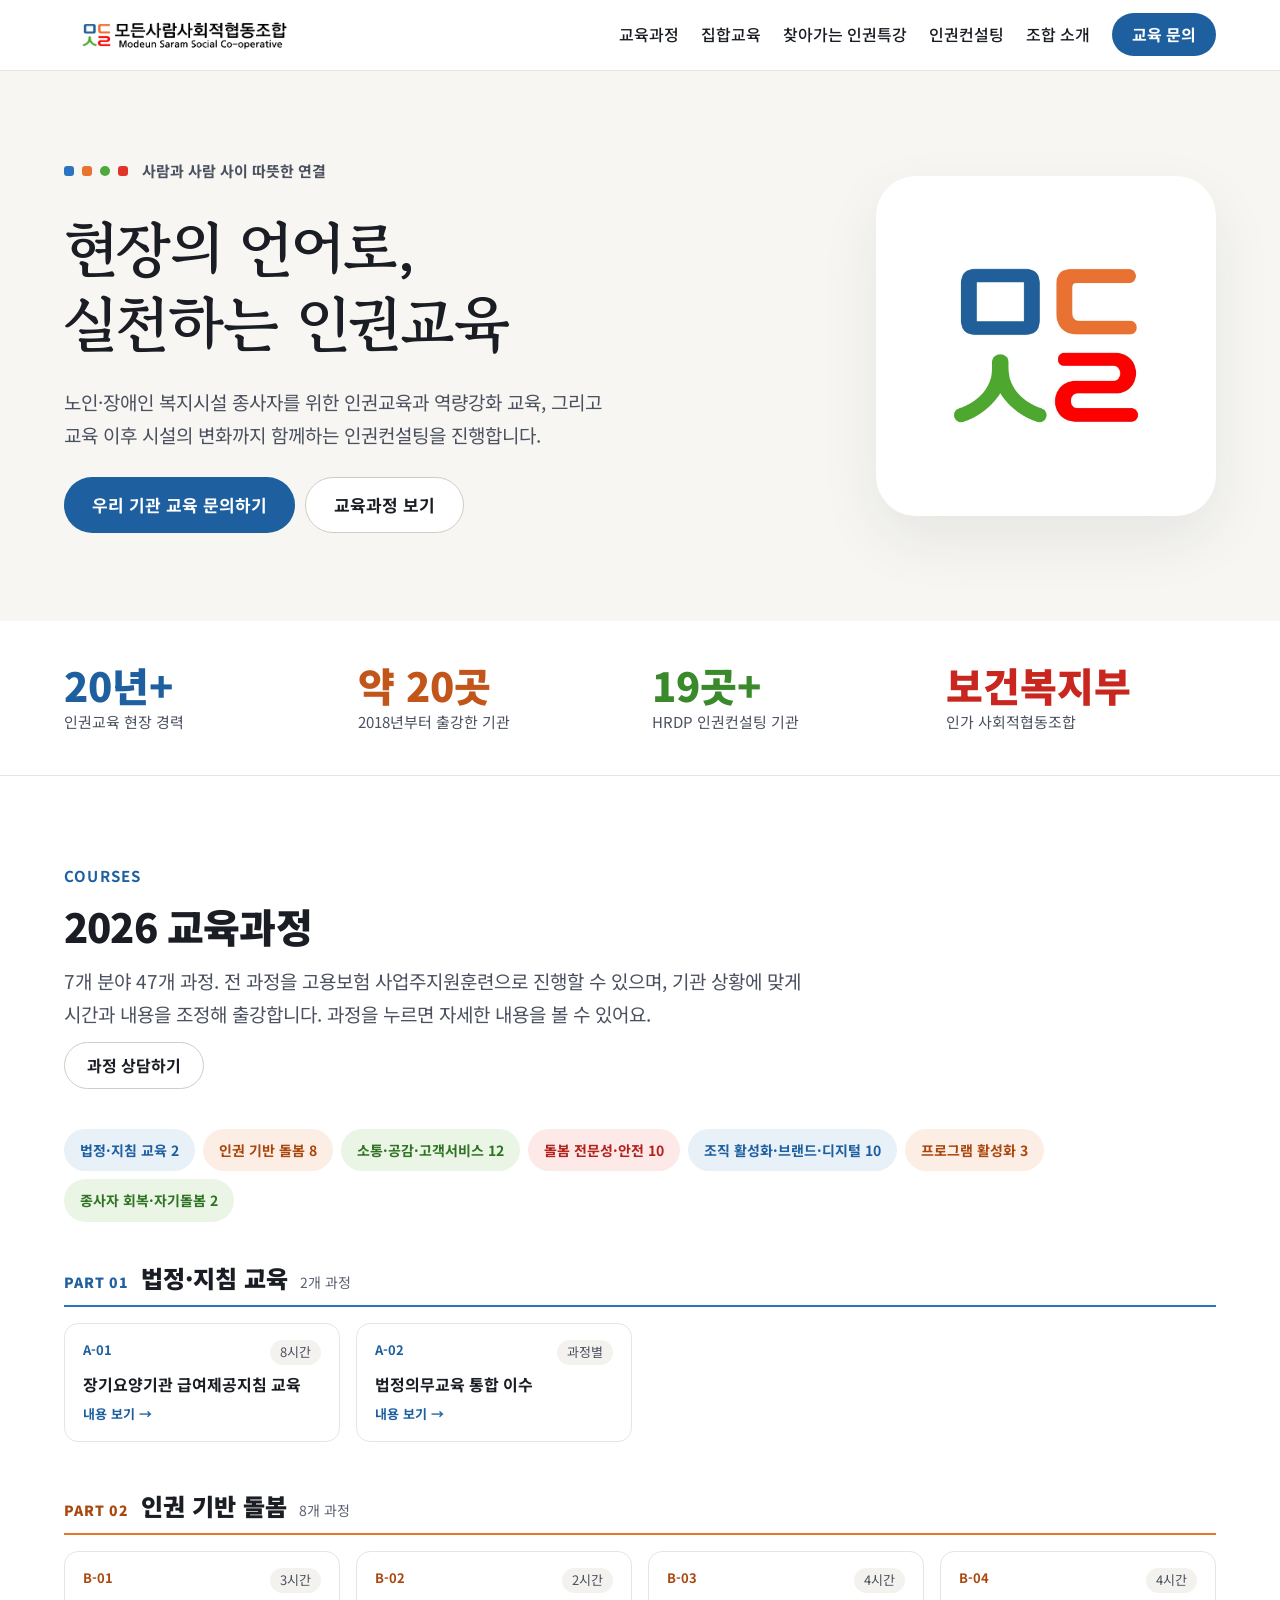
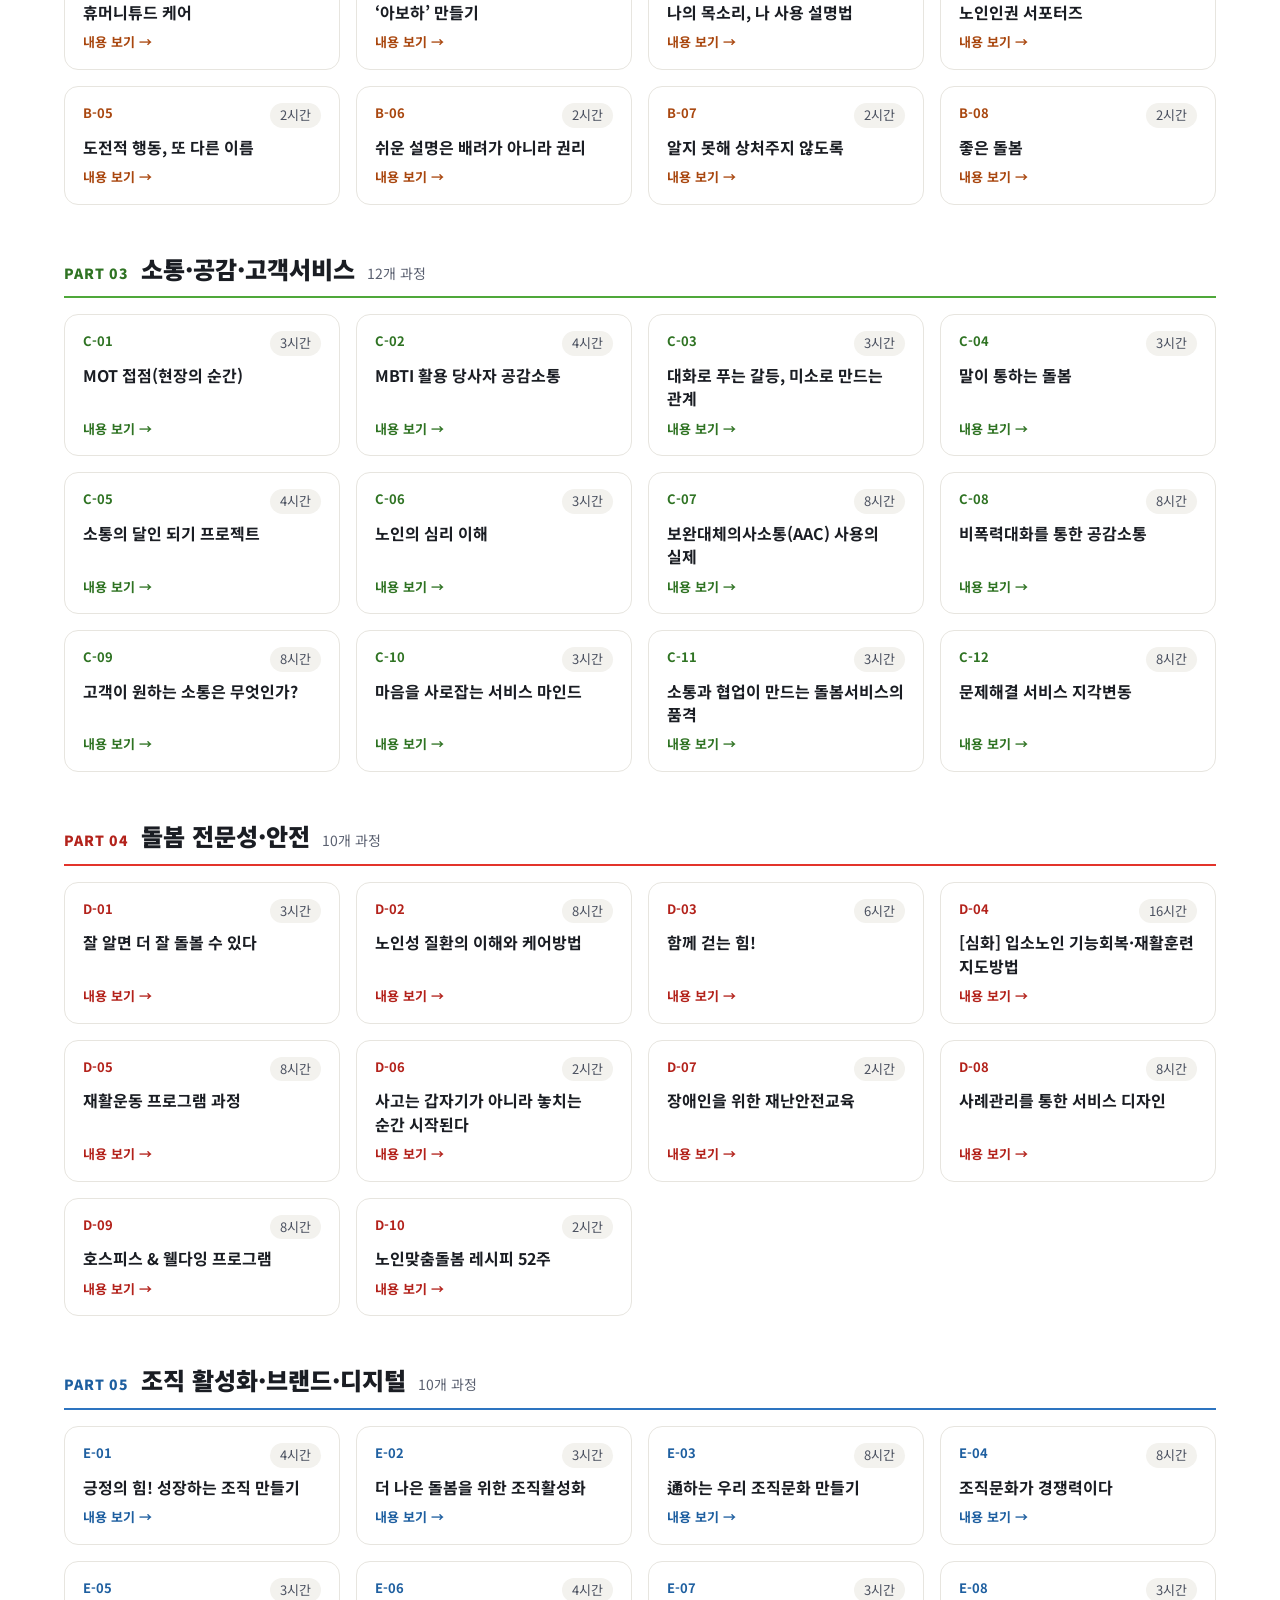
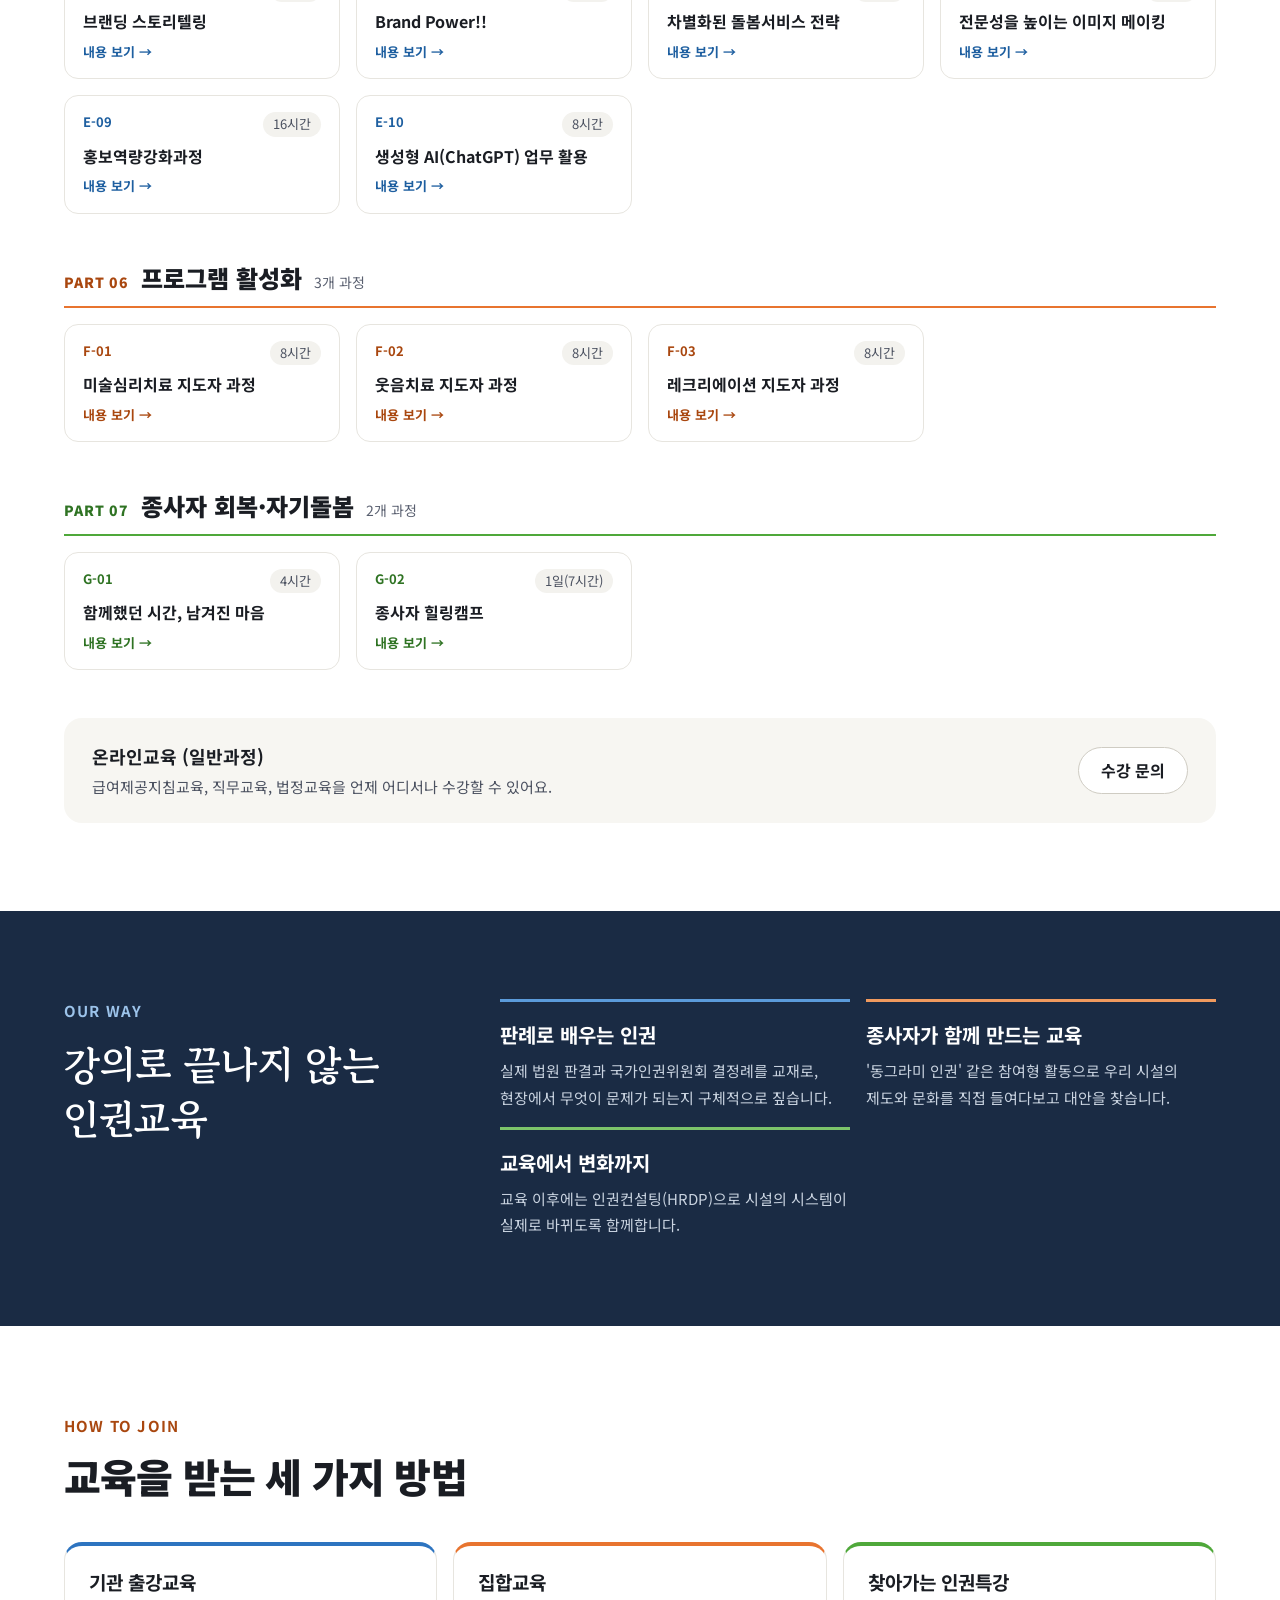
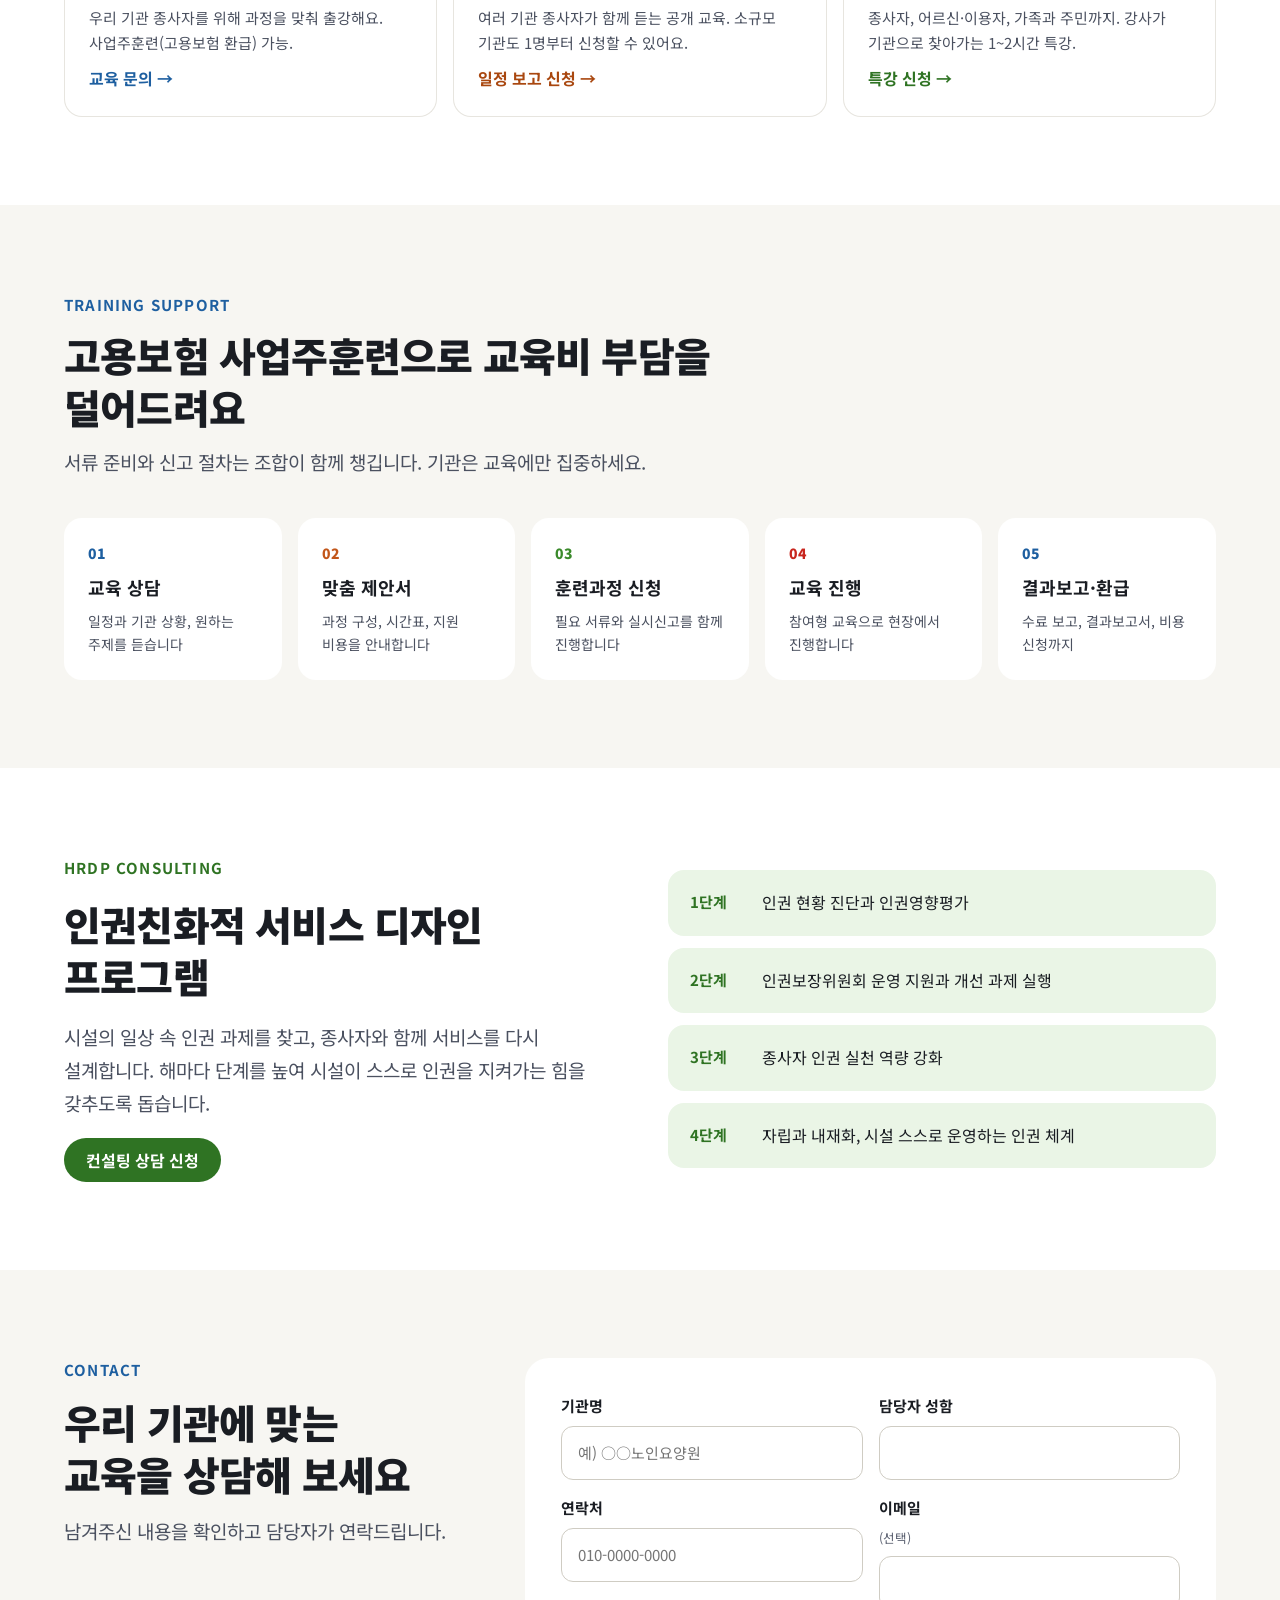
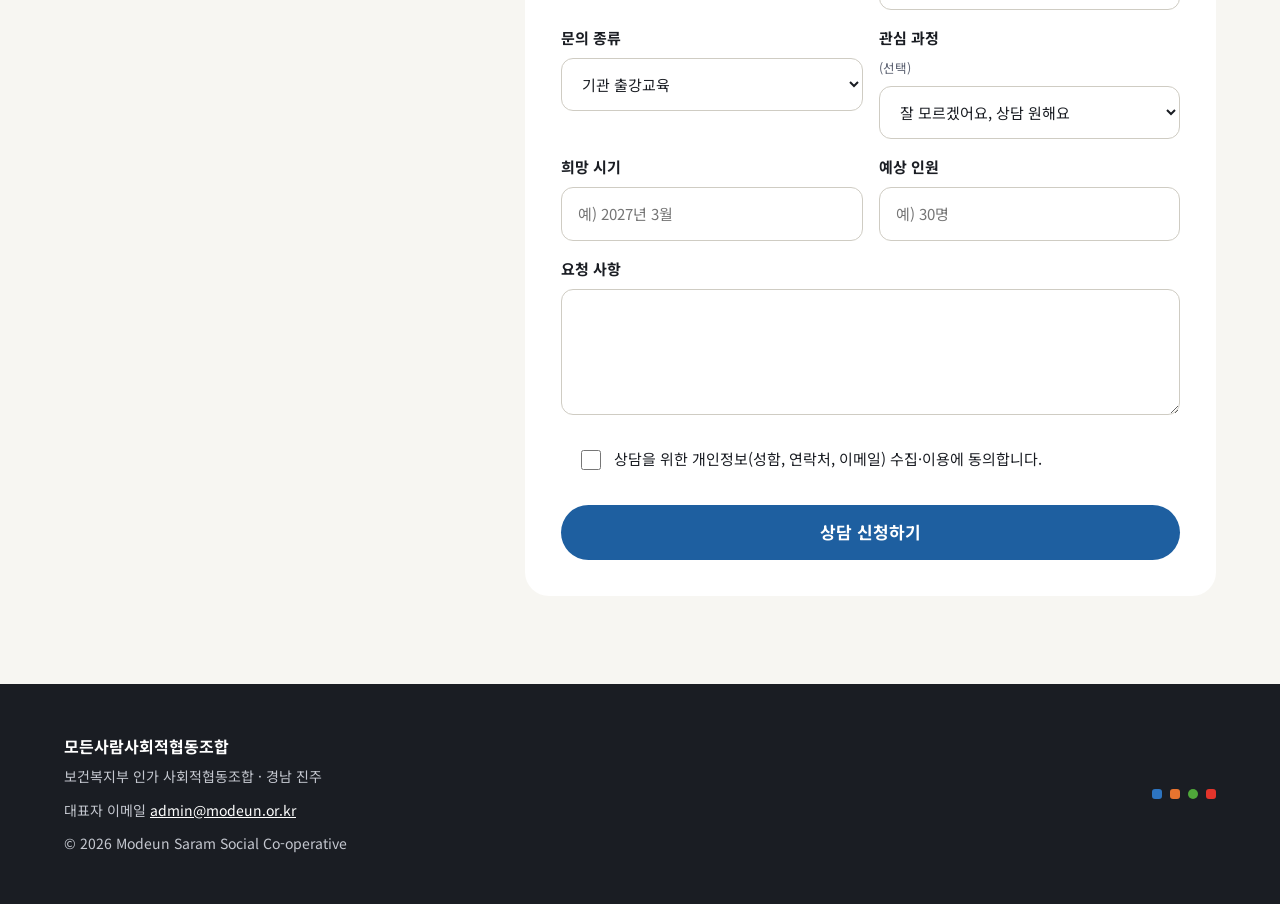
<file: index.html>
<!doctype html>
<html lang="ko">
<head>
<meta charset="utf-8">
<meta name="viewport" content="width=device-width, initial-scale=1">
<title>모든사람사회적협동조합 | 인권교육·역량강화 교육</title>
<meta name="description" content="노인·장애인 복지시설 종사자를 위한 인권교육, 역량강화 교육, 인권컨설팅(HRDP). 경남 진주 모든사람사회적협동조합.">
<meta property="og:title" content="모든사람사회적협동조합 | 현장의 언어로, 실천하는 인권교육">
<meta property="og:description" content="복지시설 종사자 인권교육·역량강화 교육 47개 과정, 집합교육, 찾아가는 인권특강, 인권컨설팅">
<meta property="og:image" content="img/symbol.jpg">
<link rel="icon" href="img/favicon.png">
<link rel="preconnect" href="https://fonts.googleapis.com">
<link rel="preconnect" href="https://fonts.gstatic.com" crossorigin>
<link rel="stylesheet" href="https://fonts.googleapis.com/css2?family=Noto+Sans+KR:wght@400;500;700;900&family=Gowun+Batang:wght@700&display=swap">
<link rel="stylesheet" href="css/style.css">
</head>
<body>
<a class="skip" href="#main">본문 바로가기</a>

<header class="site-header">
  <div class="wrap">
    <a class="brand" href="index.html"><img src="img/logo.png" alt="모든사람사회적협동조합" width="237" height="42"></a>
    <button class="menu-btn" type="button" aria-controls="nav" aria-expanded="false" aria-label="메뉴 열기"><svg width="22" height="22" viewBox="0 0 22 22" aria-hidden="true"><path d="M3 6h16M3 11h16M3 16h16" stroke="#1A1D23" stroke-width="2" stroke-linecap="round"/></svg></button>
    <nav class="nav" id="nav" aria-label="주 메뉴">
      <a href="#courses">교육과정</a>
      <a href="group.html">집합교육</a>
      <a href="outreach.html">찾아가는 인권특강</a>
      <a href="#hrdp">인권컨설팅</a>
      <a href="#about">조합 소개</a>
      <a class="cta" href="#contact">교육 문의</a>
    </nav>
  </div>
</header>

<main id="main">

<section class="hero bg-sand">
  <div class="wrap">
    <div class="hero-text">
      <div class="dots"><i></i><i></i><i></i><i></i><span style="font-size:15px;font-weight:700;color:var(--ink-2);margin-left:6px">사람과 사람 사이 따뜻한 연결</span></div>
      <h1 class="h-display">현장의 언어로,<br>실천하는 인권교육</h1>
      <p class="lead" style="max-width:560px">노인·장애인 복지시설 종사자를 위한 인권교육과 역량강화 교육, 그리고 교육 이후 시설의 변화까지 함께하는 인권컨설팅을 진행합니다.</p>
      <div class="row-btns">
        <a class="btn btn-lg" href="#contact">우리 기관 교육 문의하기</a>
        <a class="btn btn-lg btn-ghost" href="#courses">교육과정 보기</a>
      </div>
    </div>
    <div class="hero-art"><div class="tile"><img src="img/symbol.jpg" alt="" width="1472" height="1273"></div></div>
  </div>
</section>

<div class="stats" aria-label="조합 이력">
  <div class="wrap">
    <div class="stat"><b style="color:var(--blue)">20년+</b><span>인권교육 현장 경력</span></div>
    <div class="stat"><b style="color:#C2561A">약 20곳</b><span>2018년부터 출강한 기관</span></div>
    <div class="stat"><b style="color:#3A8A2B">19곳+</b><span>HRDP 인권컨설팅 기관</span></div>
    <div class="stat"><b style="color:#C8261E">보건복지부</b><span>인가 사회적협동조합</span></div>
  </div>
</div>

<section id="courses">
  <div class="wrap">
    <div class="sec-head">
      <span class="kicker">COURSES</span>
      <h2 class="h-section">2026 교육과정</h2>
      <p class="lead">7개 분야 47개 과정. 전 과정을 고용보험 사업주지원훈련으로 진행할 수 있으며, 기관 상황에 맞게 시간과 내용을 조정해 출강합니다. 과정을 누르면 자세한 내용을 볼 수 있어요.</p>
      <div class="row-btns"><a class="btn btn-ghost" href="#contact">과정 상담하기</a></div>
    </div>
    <nav class="chips" id="partChips" aria-label="교육 분야"></nav>
    <div id="catalog"></div>
    <div class="note-box" id="online">
      <div class="stack" style="gap:4px"><strong style="font-size:18px">온라인교육 (일반과정)</strong><span class="muted" style="font-size:15px">급여제공지침교육, 직무교육, 법정교육을 언제 어디서나 수강할 수 있어요.</span></div>
      <a class="btn btn-ghost" href="#contact">수강 문의</a>
    </div>
  </div>
</section>

<dialog class="course-dlg" id="courseDlg" aria-labelledby="dlgTitle">
  <div class="dlg">
    <div class="dlg-head">
      <div style="min-width:0"><span class="meta"></span><strong id="dlgTitle"></strong></div>
      <button type="button" class="icon-btn" data-close aria-label="닫기"><svg width="16" height="16" viewBox="0 0 16 16" aria-hidden="true"><path d="M3 3l10 10M13 3L3 13" stroke="#1A1D23" stroke-width="2" stroke-linecap="round"/></svg></button>
    </div>
    <div class="dlg-body"><img alt="" width="1076" height="1520"></div>
    <div class="dlg-foot">
      <button type="button" class="btn btn-ghost" data-prev>← 이전</button>
      <a class="btn" href="#contact" data-ask>이 과정 상담 신청</a>
      <button type="button" class="btn btn-ghost" data-next>다음 →</button>
    </div>
  </div>
</dialog>

<section class="way bg-navy" aria-labelledby="wayTitle">
  <div class="wrap">
    <div style="flex:1 1 300px" class="stack">
      <span class="kicker light">OUR WAY</span>
      <h2 id="wayTitle" style="font-family:var(--serif);font-size:clamp(28px,3.4vw,40px);line-height:1.35">강의로 끝나지 않는<br>인권교육</h2>
    </div>
    <div style="flex:2 1 540px" class="grid g-auto-240">
      <div class="way-item" style="border-color:#5B9BDB"><h3 style="font-size:20px">판례로 배우는 인권</h3><p>실제 법원 판결과 국가인권위원회 결정례를 교재로, 현장에서 무엇이 문제가 되는지 구체적으로 짚습니다.</p></div>
      <div class="way-item" style="border-color:#F09A5E"><h3 style="font-size:20px">종사자가 함께 만드는 교육</h3><p>'동그라미 인권' 같은 참여형 활동으로 우리 시설의 제도와 문화를 직접 들여다보고 대안을 찾습니다.</p></div>
      <div class="way-item" style="border-color:#7CC46A"><h3 style="font-size:20px">교육에서 변화까지</h3><p>교육 이후에는 인권컨설팅(HRDP)으로 시설의 시스템이 실제로 바뀌도록 함께합니다.</p></div>
    </div>
  </div>
</section>

<section id="ways" aria-labelledby="waysTitle">
  <div class="wrap">
    <div class="sec-head"><span class="kicker orange">HOW TO JOIN</span><h2 id="waysTitle" class="h-section">교육을 받는 세 가지 방법</h2></div>
    <div class="grid g-auto-280">
      <a class="card" href="#contact" style="text-decoration:none;color:inherit;border-top:4px solid var(--blue-bar)"><h3>기관 출강교육</h3><p>우리 기관 종사자를 위해 과정을 맞춰 출강해요. 사업주훈련(고용보험 환급) 가능.</p><span style="font-weight:700;color:var(--blue);margin-top:auto">교육 문의 →</span></a>
      <a class="card" href="group.html" style="text-decoration:none;color:inherit;border-top:4px solid var(--orange-bar)"><h3>집합교육</h3><p>여러 기관 종사자가 함께 듣는 공개 교육. 소규모 기관도 1명부터 신청할 수 있어요.</p><span style="font-weight:700;color:var(--orange);margin-top:auto">일정 보고 신청 →</span></a>
      <a class="card" href="outreach.html" style="text-decoration:none;color:inherit;border-top:4px solid var(--green-bar)"><h3>찾아가는 인권특강</h3><p>종사자, 어르신·이용자, 가족과 주민까지. 강사가 기관으로 찾아가는 1~2시간 특강.</p><span style="font-weight:700;color:var(--green);margin-top:auto">특강 신청 →</span></a>
    </div>
  </div>
</section>

<section id="support" class="bg-sand" aria-labelledby="supTitle">
  <div class="wrap">
    <div class="sec-head">
      <span class="kicker">TRAINING SUPPORT</span>
      <h2 id="supTitle" class="h-section">고용보험 사업주훈련으로 교육비 부담을 덜어드려요</h2>
      <p class="lead">서류 준비와 신고 절차는 조합이 함께 챙깁니다. 기관은 교육에만 집중하세요.</p>
    </div>
    <ol class="steps">
      <li><span class="n" style="color:var(--blue)">01</span><strong>교육 상담</strong><span>일정과 기관 상황, 원하는 주제를 듣습니다</span></li>
      <li><span class="n" style="color:#C2561A">02</span><strong>맞춤 제안서</strong><span>과정 구성, 시간표, 지원 비용을 안내합니다</span></li>
      <li><span class="n" style="color:#3A8A2B">03</span><strong>훈련과정 신청</strong><span>필요 서류와 실시신고를 함께 진행합니다</span></li>
      <li><span class="n" style="color:#C8261E">04</span><strong>교육 진행</strong><span>참여형 교육으로 현장에서 진행합니다</span></li>
      <li><span class="n" style="color:var(--blue)">05</span><strong>결과보고·환급</strong><span>수료 보고, 결과보고서, 비용 신청까지</span></li>
    </ol>
  </div>
</section>

<section id="hrdp" aria-labelledby="hrdpTitle">
  <div class="wrap split">
    <div class="stack" style="gap:18px">
      <span class="kicker green">HRDP CONSULTING</span>
      <h2 id="hrdpTitle" class="h-section">인권친화적 서비스 디자인 프로그램</h2>
      <p class="lead">시설의 일상 속 인권 과제를 찾고, 종사자와 함께 서비스를 다시 설계합니다. 해마다 단계를 높여 시설이 스스로 인권을 지켜가는 힘을 갖추도록 돕습니다.</p>
      <div><a class="btn btn-green" href="#contact">컨설팅 상담 신청</a></div>
    </div>
    <div class="stack" style="gap:12px">
      <div class="stage"><strong>1단계</strong><span>인권 현황 진단과 인권영향평가</span></div>
      <div class="stage"><strong>2단계</strong><span>인권보장위원회 운영 지원과 개선 과제 실행</span></div>
      <div class="stage"><strong>3단계</strong><span>종사자 인권 실천 역량 강화</span></div>
      <div class="stage"><strong>4단계</strong><span>자립과 내재화, 시설 스스로 운영하는 인권 체계</span></div>
    </div>
  </div>
</section>

<section id="contact" class="bg-sand" aria-labelledby="ctTitle">
  <div class="wrap split" style="align-items:flex-start">
    <div class="stack" style="flex:1 1 320px">
      <span class="kicker">CONTACT</span>
      <h2 id="ctTitle" class="h-section">우리 기관에 맞는<br>교육을 상담해 보세요</h2>
      <p class="lead">남겨주신 내용을 확인하고 담당자가 연락드립니다.</p>
      <div class="stack" style="gap:6px;font-size:16px;margin-top:8px">
        <span data-site-row><strong>전화</strong> <a data-site="phone" href="#"></a></span>
        <span data-site-row><strong>이메일</strong> <a data-site="email" href="#"></a></span>
        <span data-site-row><strong>카카오톡</strong> <a data-site-href="kakao" href="#" target="_blank" rel="noopener">채널 바로가기</a></span>
      </div>
    </div>
    <form class="form form-box" id="contactForm" style="flex:2 1 520px;background:#fff" novalidate>
      <label class="field">기관명<input name="기관명" required placeholder="예) ○○노인요양원"></label>
      <label class="field">담당자 성함<input name="담당자" required autocomplete="name"></label>
      <label class="field">연락처<input name="연락처" type="tel" required autocomplete="tel" placeholder="010-0000-0000"></label>
      <label class="field">이메일 <small>(선택)</small><input name="이메일" type="email" autocomplete="email"></label>
      <label class="field">문의 종류<select name="문의종류"><option>기관 출강교육</option><option>인권컨설팅(HRDP)</option><option>온라인교육</option><option>기타 문의</option></select></label>
      <label class="field">관심 과정 <small>(선택)</small><select name="관심과정" id="f-course"><option value="">잘 모르겠어요, 상담 원해요</option></select></label>
      <label class="field">희망 시기<input name="희망시기" placeholder="예) 2027년 3월"></label>
      <label class="field">예상 인원<input name="예상인원" placeholder="예) 30명"></label>
      <label class="field full">요청 사항<textarea name="요청사항" id="f-memo" rows="4"></textarea></label>
      <label class="agree full"><input type="checkbox" name="개인정보동의" value="동의" required><span>상담을 위한 개인정보(성함, 연락처, 이메일) 수집·이용에 동의합니다. <span data-site-row>보유 기간: <span data-site="privacyContact"></span></span></span></label>
      <div class="msg full" role="status" aria-live="polite"></div>
      <button class="btn btn-lg full" type="submit">상담 신청하기</button>
    </form>
  </div>
</section>

</main>

<footer class="site-footer" id="about">
  <div class="wrap">
    <div class="stack" style="gap:4px">
      <strong>모든사람사회적협동조합</strong>
      <span>보건복지부 인가 사회적협동조합 · 경남 진주</span>
      <span data-site-row><span data-site="address"></span></span>
      <span><span data-site-row>대표 <span data-site="ceo"></span></span> <span data-site-row>· 고유번호 <span data-site="bizNo"></span></span></span>
      <span>대표자 이메일 <a href="mailto:admin@modeun.or.kr">admin@modeun.or.kr</a></span>
      <span><span data-site-row>전화 <a data-site="phone" href="#"></a></span> <span data-site-row>· 이메일 <a data-site="email" href="#"></a></span></span>
      <span>© <span id="year">2026</span> Modeun Saram Social Co-operative</span>
    </div>
    <div class="dots" aria-hidden="true"><i></i><i></i><i></i><i></i></div>
  </div>
</footer>

<script src="js/config.js"></script>
<script src="js/site.js"></script>
<script src="js/courses.js"></script>
<script>
document.getElementById('contactForm').addEventListener('submit', function (e) {
  e.preventDefault(); sendForm(this, '교육문의');
});
</script>
</body>
</html>
</file>
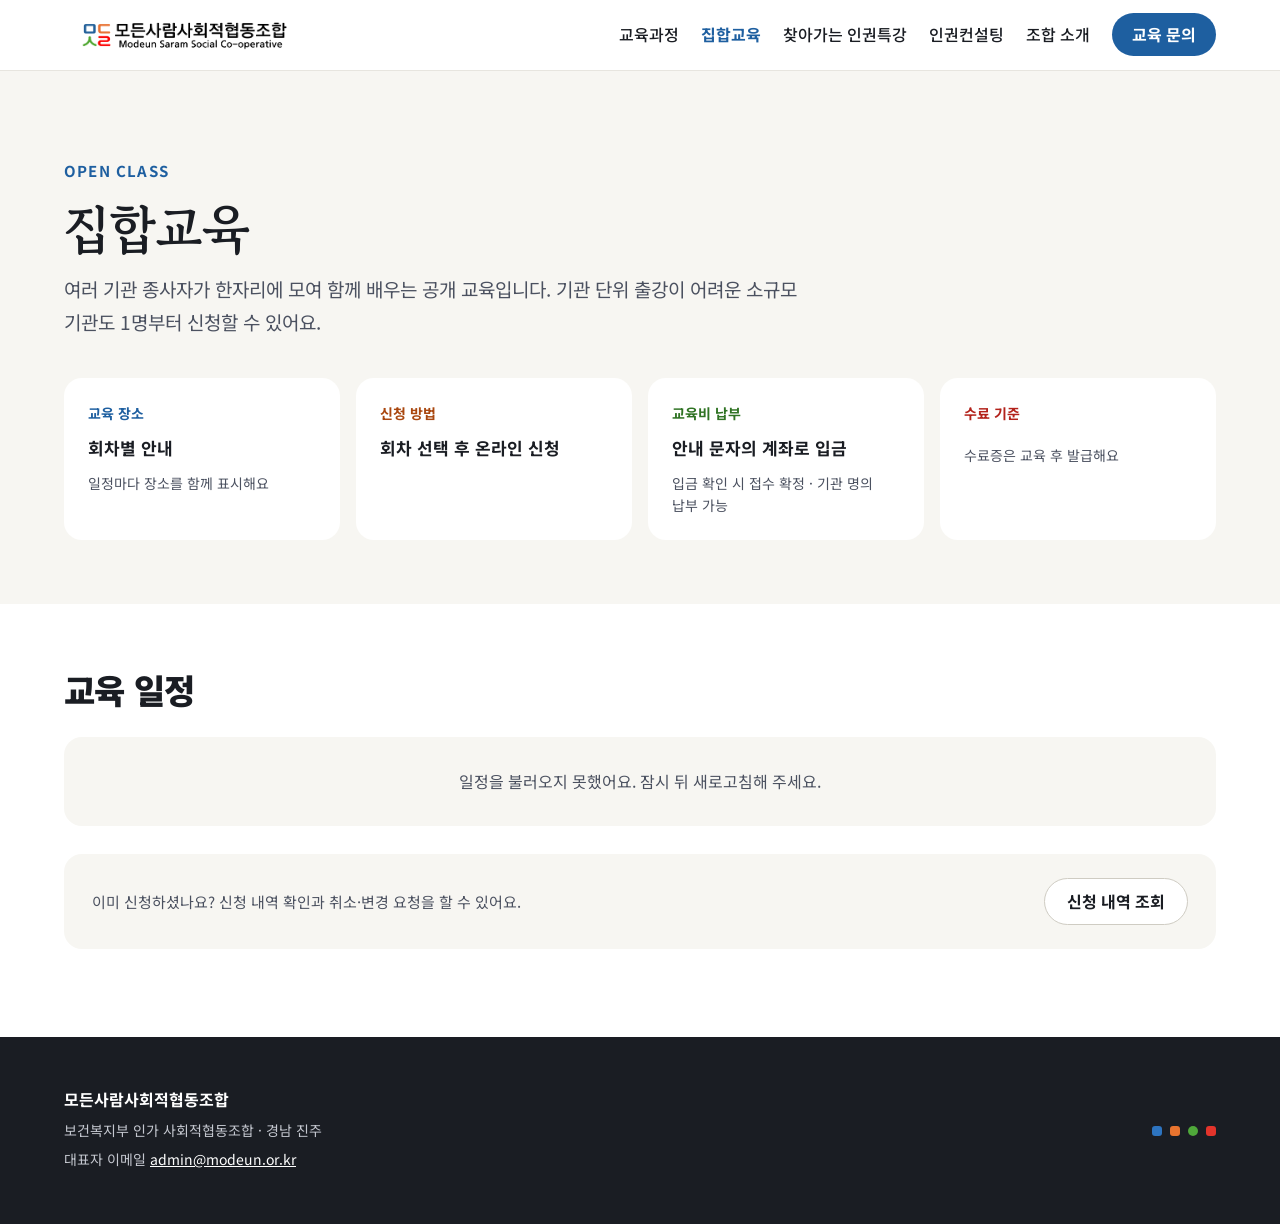
<file: group.html>
<!doctype html>
<html lang="ko">
<head>
<meta charset="utf-8">
<meta name="viewport" content="width=device-width, initial-scale=1">
<title>집합교육 일정·신청 | 모든사람사회적협동조합</title>
<meta name="description" content="여러 기관 종사자가 함께 듣는 공개 인권교육·역량강화 교육. 일정 확인과 온라인 신청.">
<link rel="icon" href="img/favicon.png">
<link rel="preconnect" href="https://fonts.googleapis.com">
<link rel="preconnect" href="https://fonts.gstatic.com" crossorigin>
<link rel="stylesheet" href="https://fonts.googleapis.com/css2?family=Noto+Sans+KR:wght@400;500;700;900&family=Gowun+Batang:wght@700&display=swap">
<link rel="stylesheet" href="css/style.css">
</head>
<body>
<a class="skip" href="#main">본문 바로가기</a>

<header class="site-header">
  <div class="wrap">
    <a class="brand" href="index.html"><img src="img/logo.png" alt="모든사람사회적협동조합 홈으로" width="237" height="42"></a>
    <button class="menu-btn" type="button" aria-controls="nav" aria-expanded="false" aria-label="메뉴 열기"><svg width="22" height="22" viewBox="0 0 22 22" aria-hidden="true"><path d="M3 6h16M3 11h16M3 16h16" stroke="#1A1D23" stroke-width="2" stroke-linecap="round"/></svg></button>
    <nav class="nav" id="nav" aria-label="주 메뉴">
      <a href="index.html#courses">교육과정</a>
      <a href="group.html" aria-current="page">집합교육</a>
      <a href="outreach.html">찾아가는 인권특강</a>
      <a href="index.html#hrdp">인권컨설팅</a>
      <a href="index.html#about">조합 소개</a>
      <a class="cta" href="index.html#contact">교육 문의</a>
    </nav>
  </div>
</header>

<main id="main">
<section class="bg-sand" style="padding-bottom:64px">
  <div class="wrap">
    <div class="sec-head">
      <span class="kicker">OPEN CLASS</span>
      <h1 class="h-display" style="font-size:clamp(32px,4.4vw,52px)">집합교육</h1>
      <p class="lead">여러 기관 종사자가 한자리에 모여 함께 배우는 공개 교육입니다. 기관 단위 출강이 어려운 소규모 기관도 1명부터 신청할 수 있어요.</p>
    </div>
    <div class="grid g-auto-240">
      <div class="card flat"><span style="font-size:14px;font-weight:700;color:var(--blue)">교육 장소</span><strong style="font-size:17px">회차별 안내</strong><span class="muted" style="font-size:14px">일정마다 장소를 함께 표시해요</span></div>
      <div class="card flat"><span style="font-size:14px;font-weight:700;color:var(--orange)">신청 방법</span><strong style="font-size:17px">회차 선택 후 온라인 신청</strong><span class="muted" style="font-size:14px" data-site-row>전화 신청: <a data-site="phone" href="#"></a></span></div>
      <div class="card flat"><span style="font-size:14px;font-weight:700;color:var(--green)">교육비 납부</span><strong style="font-size:17px">안내 문자의 계좌로 입금</strong><span class="muted" style="font-size:14px">입금 확인 시 접수 확정 · 기관 명의 납부 가능</span></div>
      <div class="card flat" data-site-row><span style="font-size:14px;font-weight:700;color:var(--red)">수료 기준</span><strong style="font-size:17px" data-site="completion"></strong><span class="muted" style="font-size:14px">수료증은 교육 후 발급해요</span></div>
    </div>
  </div>
</section>

<section style="padding-top:64px">
  <div class="wrap">

    <!-- 일정 -->
    <div id="viewList">
      <div style="display:flex;flex-wrap:wrap;align-items:flex-end;justify-content:space-between;gap:16px;margin-bottom:24px">
        <h2 class="h-section" style="font-size:clamp(24px,3vw,34px)">교육 일정</h2>
        <div role="group" aria-label="월 선택" class="row-btns" id="months"></div>
      </div>
      <div class="stack" id="sessions" aria-live="polite"><div class="empty">일정을 불러오는 중이에요…</div></div>
      <div class="note-box" style="margin-top:28px">
        <span class="muted" style="font-size:15px">이미 신청하셨나요? 신청 내역 확인과 취소·변경 요청을 할 수 있어요.</span>
        <button type="button" class="btn btn-ghost" id="toLookup">신청 내역 조회</button>
      </div>
    </div>

    <!-- 신청서 -->
    <div id="viewForm" hidden>
      <div class="split" style="align-items:flex-start;gap:32px">
        <aside class="card flat" style="flex:1 1 300px;background:var(--sand)">
          <span style="font-size:14px;font-weight:700;color:var(--blue)">선택한 교육</span>
          <strong style="font-size:20px;line-height:1.4" id="selTitle"></strong>
          <span class="muted" style="font-size:15px;line-height:1.7" id="selInfo"></span>
          <div><button type="button" class="btn btn-ghost" data-back style="margin-top:6px">← 다른 일정 고르기</button></div>
        </aside>
        <form class="form" id="applyForm" style="flex:2 1 520px" novalidate>
          <h2 class="full" style="font-size:26px;font-weight:900">신청서 작성</h2>
          <input type="hidden" name="회차ID" id="f-sid">
          <input type="hidden" name="교육명" id="f-stitle">
          <label class="field">이름<input name="이름" required autocomplete="name"></label>
          <label class="field">휴대폰 번호<input name="휴대폰" type="tel" required autocomplete="tel" placeholder="010-0000-0000"></label>
          <label class="field">소속 기관<input name="소속기관" required placeholder="예) ○○노인요양원"></label>
          <label class="field">직종<select name="직종"><option>요양보호사</option><option>사회복지사</option><option>간호(조무)사</option><option>물리·작업치료사</option><option>시설장·관리자</option><option>기타</option></select></label>
          <label class="field">이메일 <small>(선택)</small><input name="이메일" type="email" autocomplete="email"></label>
          <label class="field">교육비 납부<select name="납부방식"><option>기관 명의 납부</option><option>개인 납부</option></select></label>
          <label class="field full">계산서·영수증 받을 곳 <small>(기관 납부 시)</small><input name="계산서" placeholder="사업자등록번호 또는 담당자 이메일"></label>
          <label class="agree full" style="background:var(--sand)"><input type="checkbox" name="개인정보동의" value="동의" required><span>교육 운영과 수료 관리를 위한 개인정보 수집·이용에 동의합니다. (수집 항목: 이름, 휴대폰 번호, 소속, 직종 · <span data-site-row>보유 기간: <span data-site="privacyGroup"></span></span>)</span></label>
          <div class="msg full" role="status" aria-live="polite"></div>
          <button class="btn btn-lg full" type="submit">신청하기</button>
        </form>
      </div>
    </div>

    <!-- 접수 완료 -->
    <div id="viewDone" hidden style="max-width:640px;margin:0 auto;text-align:center">
      <div class="stack" style="align-items:center;gap:16px">
        <div style="width:72px;height:72px;border-radius:999px;background:var(--green-tint);display:flex;align-items:center;justify-content:center"><svg width="32" height="32" viewBox="0 0 32 32" aria-hidden="true"><path d="M7 17l6 6 12-13" fill="none" stroke="#2F7323" stroke-width="3.5" stroke-linecap="round" stroke-linejoin="round"/></svg></div>
        <h2 style="font-size:30px;font-weight:900" tabindex="-1" id="doneTitle">신청이 접수되었어요</h2>
        <p class="lead" id="doneInfo"></p>
        <div class="card flat" style="background:var(--sand);text-align:left;width:100%;font-size:15px">
          <span><strong>1.</strong> 접수 안내와 입금 계좌를 문자로 보내드려요.</span>
          <span><strong>2.</strong> 입금이 확인되면 접수가 확정돼요.</span>
          <span><strong>3.</strong> 교육 하루 전에 장소와 준비물을 다시 안내해 드려요.</span>
        </div>
        <div class="row-btns" style="justify-content:center"><button type="button" class="btn btn-ghost" data-back>다른 교육 보기</button></div>
      </div>
    </div>

    <!-- 신청 내역 조회 -->
    <div id="viewLookup" hidden style="max-width:760px;margin:0 auto">
      <h2 style="font-size:28px;font-weight:900;margin-bottom:20px" tabindex="-1" id="lookupTitle">신청 내역 조회</h2>
      <form class="form" id="lookupForm" style="align-items:end" novalidate>
        <label class="field">이름<input name="name" required autocomplete="name"></label>
        <label class="field">휴대폰 번호<input name="phone" type="tel" required autocomplete="tel"></label>
        <button class="btn" type="submit" style="padding:15px;border-radius:12px;background:var(--ink)">조회</button>
      </form>
      <div class="stack" id="lookupResult" style="margin-top:20px" aria-live="polite"></div>
      <p class="muted" style="font-size:14px;margin-top:16px" data-site-row>환불 기준: <span data-site="refund"></span></p>
      <button type="button" class="btn btn-ghost" data-back style="margin-top:8px">← 교육 일정으로</button>
    </div>

  </div>
</section>
</main>

<footer class="site-footer">
  <div class="wrap">
    <div class="stack" style="gap:4px">
      <strong>모든사람사회적협동조합</strong>
      <span>보건복지부 인가 사회적협동조합 · 경남 진주</span>
      <span>대표자 이메일 <a href="mailto:admin@modeun.or.kr">admin@modeun.or.kr</a></span>
      <span><span data-site-row>전화 <a data-site="phone" href="#"></a></span> <span data-site-row>· 이메일 <a data-site="email" href="#"></a></span></span>
    </div>
    <div class="dots" aria-hidden="true"><i></i><i></i><i></i><i></i></div>
  </div>
</footer>

<script src="js/config.js"></script>
<script src="js/site.js"></script>
<script src="js/group.js"></script>
</body>
</html>
</file>
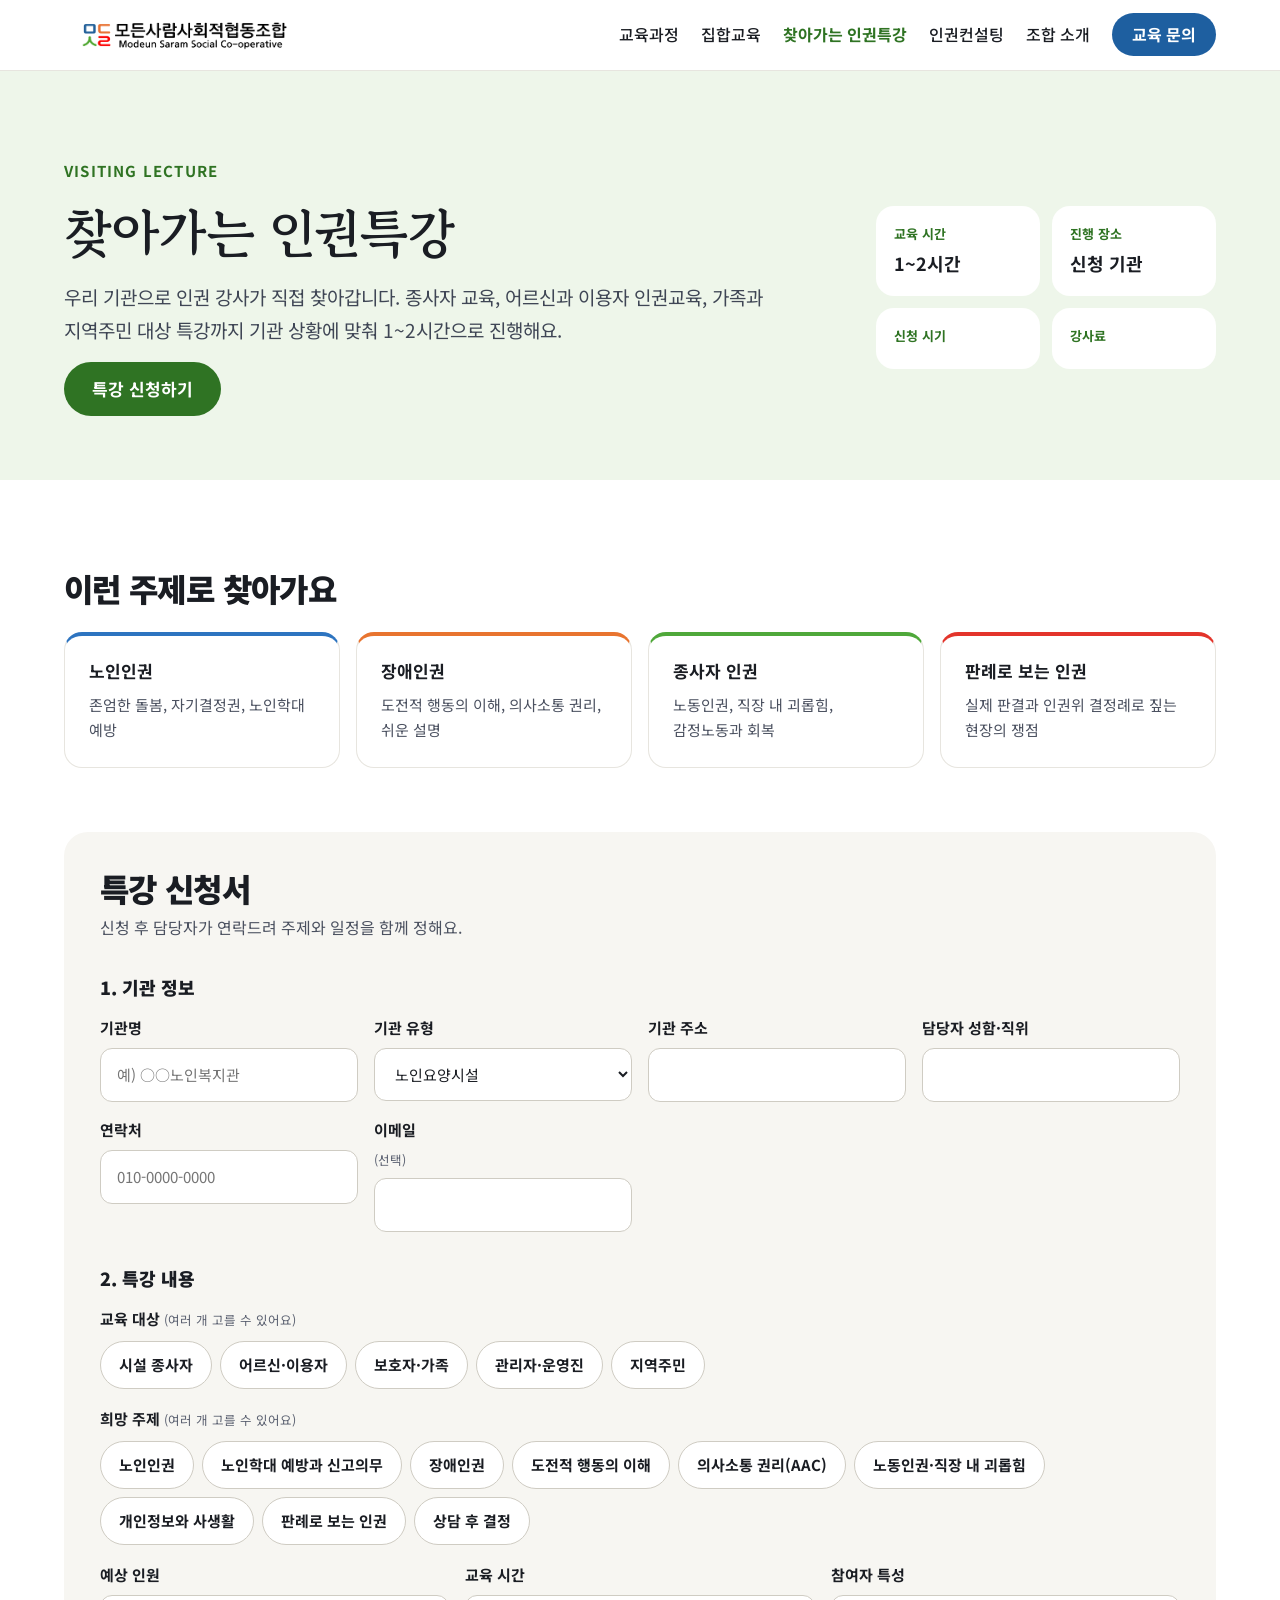
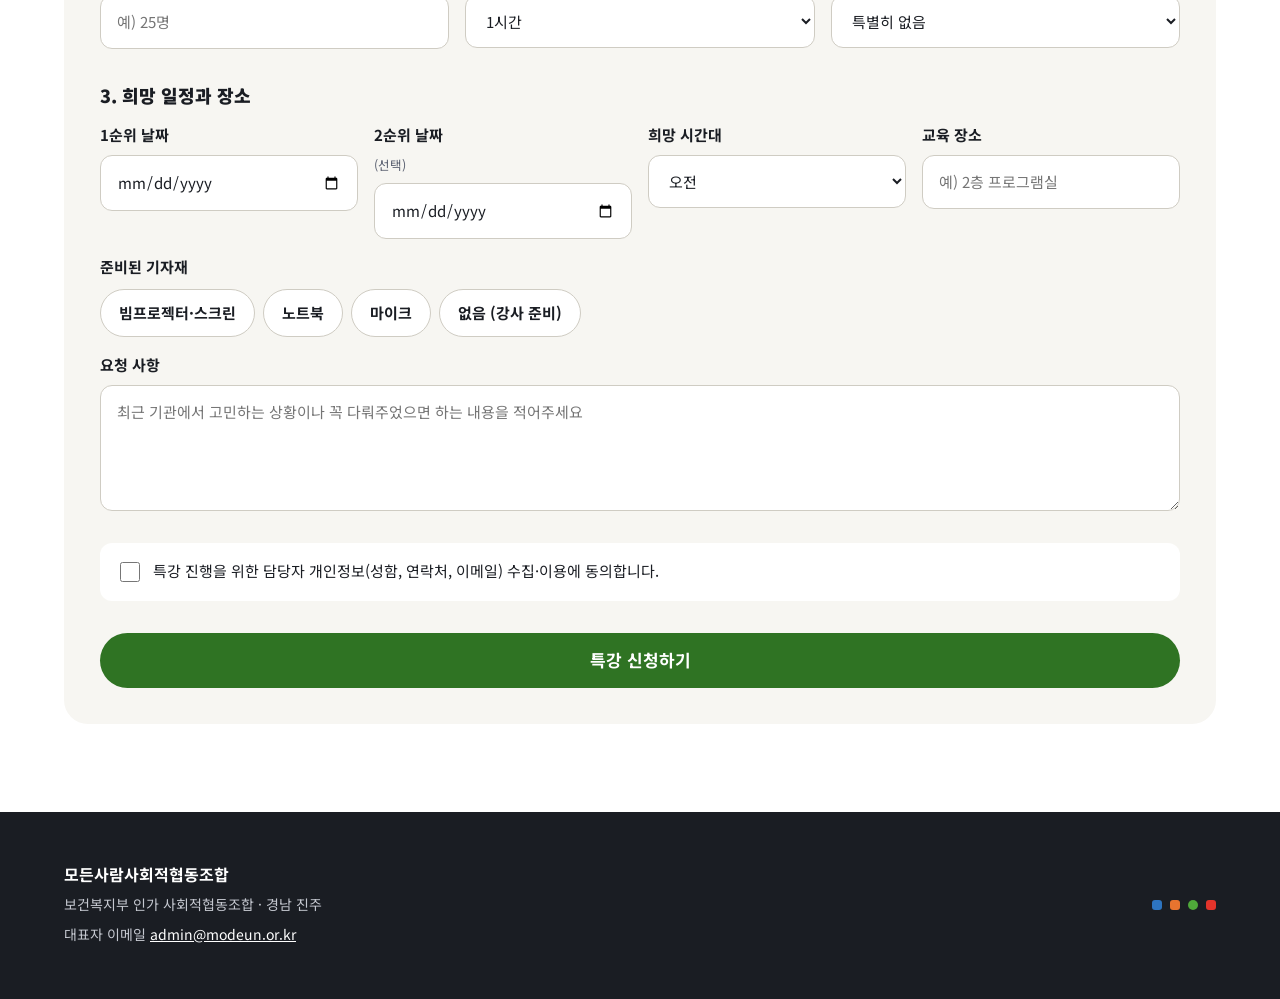
<file: outreach.html>
<!doctype html>
<html lang="ko">
<head>
<meta charset="utf-8">
<meta name="viewport" content="width=device-width, initial-scale=1">
<title>찾아가는 인권특강 신청 | 모든사람사회적협동조합</title>
<meta name="description" content="인권 강사가 기관으로 직접 찾아가는 1~2시간 인권특강. 종사자, 어르신·이용자, 가족, 지역주민 대상.">
<link rel="icon" href="img/favicon.png">
<link rel="preconnect" href="https://fonts.googleapis.com">
<link rel="preconnect" href="https://fonts.gstatic.com" crossorigin>
<link rel="stylesheet" href="https://fonts.googleapis.com/css2?family=Noto+Sans+KR:wght@400;500;700;900&family=Gowun+Batang:wght@700&display=swap">
<link rel="stylesheet" href="css/style.css">
</head>
<body>
<a class="skip" href="#main">본문 바로가기</a>

<header class="site-header">
  <div class="wrap">
    <a class="brand" href="index.html"><img src="img/logo.png" alt="모든사람사회적협동조합 홈으로" width="237" height="42"></a>
    <button class="menu-btn" type="button" aria-controls="nav" aria-expanded="false" aria-label="메뉴 열기"><svg width="22" height="22" viewBox="0 0 22 22" aria-hidden="true"><path d="M3 6h16M3 11h16M3 16h16" stroke="#1A1D23" stroke-width="2" stroke-linecap="round"/></svg></button>
    <nav class="nav" id="nav" aria-label="주 메뉴">
      <a href="index.html#courses">교육과정</a>
      <a href="group.html">집합교육</a>
      <a href="outreach.html" aria-current="page" style="color:var(--green)">찾아가는 인권특강</a>
      <a href="index.html#hrdp">인권컨설팅</a>
      <a href="index.html#about">조합 소개</a>
      <a class="cta" href="index.html#contact">교육 문의</a>
    </nav>
  </div>
</header>

<main id="main">
<section class="bg-green-soft" style="padding-bottom:64px">
  <div class="wrap split" style="gap:40px">
    <div class="stack" style="flex:999 1 520px;gap:16px">
      <span class="kicker green">VISITING LECTURE</span>
      <h1 class="h-display" style="font-size:clamp(32px,4.4vw,52px)">찾아가는 인권특강</h1>
      <p class="lead" style="color:#3F4655">우리 기관으로 인권 강사가 직접 찾아갑니다. 종사자 교육, 어르신과 이용자 인권교육, 가족과 지역주민 대상 특강까지 기관 상황에 맞춰 1~2시간으로 진행해요.</p>
      <div><a class="btn btn-lg btn-green" href="#apply">특강 신청하기</a></div>
    </div>
    <div class="grid" style="flex:1 1 340px;grid-template-columns:repeat(2,minmax(0,1fr));gap:12px">
      <div class="card flat" style="padding:18px;gap:4px"><span style="font-size:13px;font-weight:700;color:var(--green)">교육 시간</span><strong style="font-size:18px">1~2시간</strong></div>
      <div class="card flat" style="padding:18px;gap:4px"><span style="font-size:13px;font-weight:700;color:var(--green)">진행 장소</span><strong style="font-size:18px">신청 기관</strong></div>
      <div class="card flat" style="padding:18px;gap:4px" data-site-row><span style="font-size:13px;font-weight:700;color:var(--green)">신청 시기</span><strong style="font-size:18px" data-site="outreachLead"></strong></div>
      <div class="card flat" style="padding:18px;gap:4px" data-site-row><span style="font-size:13px;font-weight:700;color:var(--green)">강사료</span><strong style="font-size:18px" data-site="outreachFee"></strong></div>
    </div>
  </div>
</section>

<section style="padding-bottom:24px">
  <div class="wrap">
    <h2 class="h-section" style="font-size:clamp(24px,3vw,32px);margin-bottom:22px">이런 주제로 찾아가요</h2>
    <div class="grid g-auto-240">
      <div class="card" style="border-top:4px solid var(--blue-bar)"><h3 style="font-size:17px">노인인권</h3><p>존엄한 돌봄, 자기결정권, 노인학대 예방</p></div>
      <div class="card" style="border-top:4px solid var(--orange-bar)"><h3 style="font-size:17px">장애인권</h3><p>도전적 행동의 이해, 의사소통 권리, 쉬운 설명</p></div>
      <div class="card" style="border-top:4px solid var(--green-bar)"><h3 style="font-size:17px">종사자 인권</h3><p>노동인권, 직장 내 괴롭힘, 감정노동과 회복</p></div>
      <div class="card" style="border-top:4px solid var(--red-bar)"><h3 style="font-size:17px">판례로 보는 인권</h3><p>실제 판결과 인권위 결정례로 짚는 현장의 쟁점</p></div>
    </div>
  </div>
</section>

<section id="apply" style="padding-top:40px">
  <div class="wrap">
    <form class="form-box stack" id="outreachForm" style="gap:32px" novalidate>
      <div class="stack" style="gap:6px">
        <h2 class="h-section" style="font-size:clamp(24px,3vw,32px)">특강 신청서</h2>
        <span class="muted">신청 후 담당자가 연락드려 주제와 일정을 함께 정해요.</span>
      </div>

      <fieldset class="form">
        <legend>1. 기관 정보</legend>
        <label class="field">기관명<input name="기관명" required placeholder="예) ○○노인복지관"></label>
        <label class="field">기관 유형<select name="기관유형"><option>노인요양시설</option><option>노인복지관·경로당</option><option>재가·주간보호센터</option><option>장애인복지시설</option><option>지역아동센터·청소년기관</option><option>공공기관·지자체</option><option>기타</option></select></label>
        <label class="field">기관 주소<input name="주소" required></label>
        <label class="field">담당자 성함·직위<input name="담당자" required></label>
        <label class="field">연락처<input name="연락처" type="tel" required placeholder="010-0000-0000"></label>
        <label class="field">이메일 <small>(선택)</small><input name="이메일" type="email"></label>
      </fieldset>

      <fieldset class="stack" style="gap:18px">
        <legend>2. 특강 내용</legend>
        <div class="stack" style="gap:10px"><span style="font-size:15px;font-weight:700">교육 대상 <small style="font-weight:400;color:var(--ink-3)">(여러 개 고를 수 있어요)</small></span>
          <div class="pick">
            <label><input type="checkbox" name="교육대상" value="시설 종사자"><span>시설 종사자</span></label>
            <label><input type="checkbox" name="교육대상" value="어르신·이용자"><span>어르신·이용자</span></label>
            <label><input type="checkbox" name="교육대상" value="보호자·가족"><span>보호자·가족</span></label>
            <label><input type="checkbox" name="교육대상" value="관리자·운영진"><span>관리자·운영진</span></label>
            <label><input type="checkbox" name="교육대상" value="지역주민"><span>지역주민</span></label>
          </div>
        </div>
        <div class="stack" style="gap:10px"><span style="font-size:15px;font-weight:700">희망 주제 <small style="font-weight:400;color:var(--ink-3)">(여러 개 고를 수 있어요)</small></span>
          <div class="pick">
            <label><input type="checkbox" name="희망주제" value="노인인권"><span>노인인권</span></label>
            <label><input type="checkbox" name="희망주제" value="노인학대 예방과 신고의무"><span>노인학대 예방과 신고의무</span></label>
            <label><input type="checkbox" name="희망주제" value="장애인권"><span>장애인권</span></label>
            <label><input type="checkbox" name="희망주제" value="도전적 행동의 이해"><span>도전적 행동의 이해</span></label>
            <label><input type="checkbox" name="희망주제" value="의사소통 권리(AAC)"><span>의사소통 권리(AAC)</span></label>
            <label><input type="checkbox" name="희망주제" value="노동인권·직장 내 괴롭힘"><span>노동인권·직장 내 괴롭힘</span></label>
            <label><input type="checkbox" name="희망주제" value="개인정보와 사생활"><span>개인정보와 사생활</span></label>
            <label><input type="checkbox" name="희망주제" value="판례로 보는 인권"><span>판례로 보는 인권</span></label>
            <label><input type="checkbox" name="희망주제" value="상담 후 결정"><span>상담 후 결정</span></label>
          </div>
        </div>
        <div class="form">
          <label class="field">예상 인원<input name="예상인원" placeholder="예) 25명"></label>
          <label class="field">교육 시간<select name="교육시간"><option>1시간</option><option>1시간 30분</option><option>2시간</option><option>협의 필요</option></select></label>
          <label class="field">참여자 특성<select name="참여자특성"><option>특별히 없음</option><option>고령·청력 약함 (큰 글씨·천천히)</option><option>발달장애 (쉬운 말 자료)</option><option>휠체어 이용자 있음</option><option>기타 (요청사항에 적어주세요)</option></select></label>
        </div>
      </fieldset>

      <fieldset class="form">
        <legend>3. 희망 일정과 장소</legend>
        <label class="field">1순위 날짜<input name="희망일1" type="date" required></label>
        <label class="field">2순위 날짜 <small>(선택)</small><input name="희망일2" type="date"></label>
        <label class="field">희망 시간대<select name="시간대"><option>오전</option><option>오후</option><option>저녁 (근무 후)</option><option>협의 필요</option></select></label>
        <label class="field">교육 장소<input name="장소" placeholder="예) 2층 프로그램실"></label>
        <div class="stack full" style="gap:10px"><span style="font-size:15px;font-weight:700">준비된 기자재</span>
          <div class="pick">
            <label><input type="checkbox" name="기자재" value="빔프로젝터·스크린"><span>빔프로젝터·스크린</span></label>
            <label><input type="checkbox" name="기자재" value="노트북"><span>노트북</span></label>
            <label><input type="checkbox" name="기자재" value="마이크"><span>마이크</span></label>
            <label><input type="checkbox" name="기자재" value="없음"><span>없음 (강사 준비)</span></label>
          </div>
        </div>
        <label class="field full">요청 사항<textarea name="요청사항" rows="4" placeholder="최근 기관에서 고민하는 상황이나 꼭 다뤄주었으면 하는 내용을 적어주세요"></textarea></label>
      </fieldset>

      <label class="agree"><input type="checkbox" name="개인정보동의" value="동의" required><span>특강 진행을 위한 담당자 개인정보(성함, 연락처, 이메일) 수집·이용에 동의합니다. <span data-site-row>(보유 기간: <span data-site="privacyOutreach"></span>)</span></span></label>
      <div class="msg" role="status" aria-live="polite"></div>
      <button class="btn btn-lg btn-green" type="submit">특강 신청하기</button>
    </form>

    <div id="outreachDone" hidden style="max-width:720px;margin:0 auto;text-align:center">
      <div class="stack" style="align-items:center;gap:18px">
        <div style="width:72px;height:72px;border-radius:999px;background:var(--green-tint);display:flex;align-items:center;justify-content:center"><svg width="32" height="32" viewBox="0 0 32 32" aria-hidden="true"><path d="M7 17l6 6 12-13" fill="none" stroke="#2F7323" stroke-width="3.5" stroke-linecap="round" stroke-linejoin="round"/></svg></div>
        <h2 style="font-size:30px;font-weight:900" tabindex="-1" id="oDoneTitle">특강 신청이 접수되었어요</h2>
        <p class="muted" style="margin:0">접수번호 <strong style="color:var(--ink)" id="receipt"></strong></p>
        <ol class="steps" style="grid-template-columns:1fr;text-align:left;width:100%">
          <li style="background:var(--sand);flex-direction:row;gap:14px;align-items:flex-start"><span class="n" style="color:var(--blue)">1</span><span><strong>접수 확인</strong><br>담당자가 곧 전화로 연락드려요.</span></li>
          <li style="background:var(--sand);flex-direction:row;gap:14px;align-items:flex-start"><span class="n" style="color:var(--orange)">2</span><span><strong>주제·일정 협의</strong><br>대상과 기관 상황을 듣고 주제와 날짜를 정해요.</span></li>
          <li style="background:var(--sand);flex-direction:row;gap:14px;align-items:flex-start"><span class="n" style="color:var(--green)">3</span><span><strong>강사 배정</strong><br>주제에 맞는 강사를 배정하고 안내해 드려요.</span></li>
          <li style="background:var(--sand);flex-direction:row;gap:14px;align-items:flex-start"><span class="n" style="color:var(--red)">4</span><span><strong>특강 진행</strong><br>약속한 날 강사가 기관으로 찾아가요.</span></li>
          <li style="background:var(--sand);flex-direction:row;gap:14px;align-items:flex-start"><span class="n" style="color:var(--blue)">5</span><span><strong>결과 공유</strong><br>참여 소감과 사진을 정리해 기관에 보내드려요.</span></li>
        </ol>
        <a class="btn btn-ghost" href="index.html">홈으로</a>
      </div>
    </div>
  </div>
</section>
</main>

<footer class="site-footer">
  <div class="wrap">
    <div class="stack" style="gap:4px">
      <strong>모든사람사회적협동조합</strong>
      <span>보건복지부 인가 사회적협동조합 · 경남 진주</span>
      <span>대표자 이메일 <a href="mailto:admin@modeun.or.kr">admin@modeun.or.kr</a></span>
      <span><span data-site-row>전화 <a data-site="phone" href="#"></a></span> <span data-site-row>· 이메일 <a data-site="email" href="#"></a></span></span>
    </div>
    <div class="dots" aria-hidden="true"><i></i><i></i><i></i><i></i></div>
  </div>
</footer>

<script src="js/config.js"></script>
<script src="js/site.js"></script>
<script>
document.getElementById('outreachForm').addEventListener('submit', function (e) {
  e.preventDefault();
  var form = this;
  sendForm(form, '특강신청', function (res) {
    form.hidden = true;
    var d = document.getElementById('outreachDone');
    document.getElementById('receipt').textContent = res.receipt || '';
    d.hidden = false;
    window.scrollTo({ top: d.getBoundingClientRect().top + window.scrollY - 100 });
    document.getElementById('oDoneTitle').focus();
  });
});
</script>
</body>
</html>
</file>
<file: css/style.css>
/* 모든사람사회적협동조합 교육 홈페이지 */
:root{
  --ink:#1A1D23; --ink-2:#4B5160; --ink-3:#5A6070;
  --line:#E7E5DF; --line-2:#CFCCC3;
  --paper:#FFFFFF; --sand:#F7F6F2; --sand-2:#F3F2EE;
  --navy:#1A2B44;
  --blue:#1E5FA0; --blue-bar:#2D74C0; --blue-tint:#E8F0F8;
  --orange:#A9470F; --orange-bar:#E8742F; --orange-tint:#FCEEE4;
  --green:#2F7323; --green-bar:#4FA83A; --green-tint:#EAF5E6;
  --red:#B3221B; --red-bar:#E3342B; --red-tint:#FCE9E8;
  --serif:'Gowun Batang', serif;
  --sans:'Noto Sans KR', 'Malgun Gothic', 'Apple SD Gothic Neo', system-ui, sans-serif;
}
*{box-sizing:border-box}
html{scroll-behavior:smooth;scroll-padding-top:84px}
@media (prefers-reduced-motion:reduce){html{scroll-behavior:auto}}
body{margin:0;background:var(--paper);color:var(--ink);font-family:var(--sans);font-size:16px;line-height:1.6;word-break:keep-all;-webkit-text-size-adjust:100%}
img{max-width:100%;display:block}
a{color:var(--blue)}
a:hover{color:#164A7E}
:focus-visible{outline:3px solid var(--orange-bar);outline-offset:2px}
.wrap{max-width:1200px;margin:0 auto;padding:0 24px}
.sr-only{position:absolute;width:1px;height:1px;overflow:hidden;clip:rect(0 0 0 0);white-space:nowrap}
.skip{position:absolute;left:-999px;top:8px;background:var(--ink);color:#fff;padding:10px 16px;border-radius:8px;z-index:100}
.skip:focus{left:8px}

/* header */
.site-header{position:sticky;top:0;z-index:40;background:rgba(255,255,255,.96);backdrop-filter:blur(6px);border-bottom:1px solid var(--line)}
.site-header .wrap{display:flex;align-items:center;justify-content:space-between;gap:12px;padding-top:12px;padding-bottom:12px}
.brand img{height:42px;width:auto}
.nav{display:flex;align-items:center;flex-wrap:wrap;gap:4px 22px;font-size:16px;font-weight:500}
.nav a{color:var(--ink);text-decoration:none;padding:10px 0}
.nav a[aria-current="page"]{color:var(--blue);font-weight:700}
.nav a.cta,.btn{display:inline-flex;align-items:center;justify-content:center;gap:6px;background:var(--blue);color:#fff;text-decoration:none;font:inherit;font-weight:700;border:none;border-radius:999px;padding:12px 22px;cursor:pointer;line-height:1.3}
.nav a.cta{padding:11px 20px}
.nav a.cta:hover,.btn:hover{background:#164A7E;color:#fff}
.btn-lg{font-size:17px;padding:16px 28px}
.btn-ghost{background:#fff;color:var(--ink);border:1px solid var(--line-2)}
.btn-ghost:hover{background:var(--sand);color:var(--ink)}
.btn-green{background:var(--green)}
.btn-green:hover{background:#24591B}
.btn[disabled]{background:#EEECE6;color:#6B6F7A;cursor:not-allowed}
.menu-btn{display:none;width:48px;height:48px;border-radius:12px;border:1px solid var(--line-2);background:#fff;cursor:pointer;align-items:center;justify-content:center}
@media (max-width:900px){
  .menu-btn{display:inline-flex}
  .nav{display:none;position:absolute;left:0;right:0;top:100%;background:#fff;border-bottom:1px solid var(--line);flex-direction:column;align-items:stretch;gap:0;padding:8px 24px 20px}
  .nav.open{display:flex}
  .nav a{padding:14px 4px;border-bottom:1px solid var(--sand-2)}
  .nav a.cta{margin-top:12px;border:none}
  .brand img{height:36px}
}

/* sections */
section{padding:88px 0}
.bg-sand{background:var(--sand)}
.bg-navy{background:var(--navy);color:#fff}
.bg-green-soft{background:#EEF6EA}
.kicker{font-size:15px;font-weight:700;letter-spacing:.08em;color:var(--blue)}
.kicker.orange{color:var(--orange)} .kicker.green{color:var(--green)} .kicker.light{color:#9CC3EA}
h1,h2,h3{margin:0;line-height:1.3}
.h-display{font-family:var(--serif);font-weight:700;font-size:clamp(34px,5vw,60px);line-height:1.25;letter-spacing:-.02em}
.h-section{font-size:clamp(26px,3.4vw,40px);font-weight:900;letter-spacing:-.02em}
.lead{font-size:clamp(17px,1.6vw,19px);line-height:1.75;color:var(--ink-2);margin:0}
.muted{color:var(--ink-2)}
.stack{display:flex;flex-direction:column;gap:14px}
.sec-head{display:flex;flex-direction:column;gap:12px;margin-bottom:40px;max-width:780px}
.row-btns{display:flex;flex-wrap:wrap;gap:10px}
.dots{display:flex;align-items:center;gap:8px}
.dots i{width:10px;height:10px;border-radius:3px;display:block}
.dots i:nth-child(1){background:var(--blue-bar)} .dots i:nth-child(2){background:var(--orange-bar)}
.dots i:nth-child(3){background:var(--green-bar);border-radius:50%} .dots i:nth-child(4){background:var(--red-bar)}

/* hero */
.hero .wrap{display:flex;flex-wrap:wrap;align-items:center;gap:48px}
.hero-text{flex:999 1 520px;min-width:0;display:flex;flex-direction:column;gap:26px}
.hero-art{flex:1 1 320px;display:flex;justify-content:center}
.hero-art .tile img{width:100%;height:auto}
.brand img{width:auto}
.hero-art .tile{width:340px;max-width:100%;aspect-ratio:1/1;border-radius:40px;background:#fff;box-shadow:0 24px 60px rgba(30,40,60,.08);display:flex;align-items:center;justify-content:center;padding:56px}

/* stats */
.stats{padding:40px 0;border-bottom:1px solid var(--line)}
.stats .wrap{display:grid;grid-template-columns:repeat(auto-fit,minmax(200px,1fr));gap:24px}
.stat b{display:block;font-size:clamp(30px,3.4vw,40px);font-weight:900;line-height:1.2}
.stat span{font-size:15px;color:var(--ink-2)}

/* grids & cards */
.grid{display:grid;gap:16px}
.g-auto-240{grid-template-columns:repeat(auto-fit,minmax(240px,1fr))}
.g-auto-260{grid-template-columns:repeat(auto-fill,minmax(260px,1fr))}
.g-auto-280{grid-template-columns:repeat(auto-fit,minmax(280px,1fr))}
.card{background:#fff;border:1px solid var(--line);border-radius:18px;padding:24px;display:flex;flex-direction:column;gap:10px}
.card.flat{border:none}
.card h3{font-size:19px}
.card p{margin:0;font-size:15px;line-height:1.7;color:var(--ink-2)}

/* course catalog */
.chips{display:flex;flex-wrap:wrap;gap:8px;margin-bottom:40px}
.chip{display:inline-flex;align-items:center;text-decoration:none;font-size:14px;font-weight:700;padding:10px 16px;border-radius:999px}
.t-blue{--c:var(--blue);--bar:var(--blue-bar);--tint:var(--blue-tint)}
.t-orange{--c:var(--orange);--bar:var(--orange-bar);--tint:var(--orange-tint)}
.t-green{--c:var(--green);--bar:var(--green-bar);--tint:var(--green-tint)}
.t-red{--c:var(--red);--bar:var(--red-bar);--tint:var(--red-tint)}
.chip{color:var(--c);background:var(--tint)}
.part{margin-bottom:48px}
.part-head{display:flex;flex-wrap:wrap;align-items:baseline;gap:12px;border-bottom:2px solid var(--bar);padding-bottom:12px;margin-bottom:16px}
.part-head .no{font-size:14px;font-weight:900;letter-spacing:.06em;color:var(--c)}
.part-head h3{font-size:24px;font-weight:900}
.part-head .cnt{font-size:14px;color:var(--ink-3)}
.course{font:inherit;color:inherit;text-align:left;cursor:pointer;background:#fff;border:1px solid var(--line);border-radius:14px;padding:16px 18px;display:flex;flex-direction:column;gap:8px;min-height:112px;transition:border-color .15s, box-shadow .15s}
.course:hover{border-color:var(--bar);box-shadow:0 6px 18px rgba(30,40,60,.07)}
.course .top{display:flex;justify-content:space-between;gap:8px;width:100%}
.course .code{font-size:13px;font-weight:700;color:var(--c)}
.course .hrs{font-size:13px;color:var(--ink-2);background:var(--sand-2);padding:2px 10px;border-radius:999px}
.course strong{font-size:16px;line-height:1.45}
.course .more{margin-top:auto;font-size:13px;font-weight:700;color:var(--c)}
.note-box{display:flex;flex-wrap:wrap;align-items:center;justify-content:space-between;gap:16px;background:var(--sand);border-radius:18px;padding:24px 28px}

/* dialog */
dialog.course-dlg{border:none;border-radius:18px;padding:0;width:min(780px,calc(100vw - 24px));max-height:calc(100vh - 24px);box-shadow:0 30px 80px rgba(0,0,0,.35)}
dialog.course-dlg::backdrop{background:rgba(15,20,30,.72)}
.dlg{display:flex;flex-direction:column;max-height:calc(100vh - 24px)}
.dlg-head,.dlg-foot{display:flex;align-items:center;justify-content:space-between;gap:12px;padding:14px 18px}
.dlg-head{border-bottom:1px solid var(--line)}
.dlg-foot{border-top:1px solid var(--line);flex-wrap:wrap}
.dlg-head .meta{font-size:13px;font-weight:700;color:var(--blue)}
.dlg-head strong{display:block;font-size:18px;line-height:1.4}
.dlg-body{overflow:auto;background:var(--sand-2);padding:16px}
.dlg-body img{width:100%;height:auto;background:#fff;box-shadow:0 8px 24px rgba(30,40,60,.12)}
.icon-btn{flex:none;width:44px;height:44px;border-radius:999px;border:1px solid var(--line-2);background:#fff;cursor:pointer;display:inline-flex;align-items:center;justify-content:center}

/* way */
.way .wrap{display:flex;flex-wrap:wrap;gap:48px}
.way-item{display:flex;flex-direction:column;gap:10px;border-top:3px solid;padding-top:20px}
.way-item p{margin:0;font-size:15px;line-height:1.75;color:#C9D3E0}

/* steps */
.steps{list-style:none;margin:0;padding:0;display:grid;grid-template-columns:repeat(auto-fit,minmax(190px,1fr));gap:16px}
.steps li{background:#fff;border-radius:18px;padding:24px;display:flex;flex-direction:column;gap:8px}
.steps .n{font-size:14px;font-weight:900}
.steps strong{font-size:18px}
.steps span{font-size:14px;line-height:1.65;color:var(--ink-2)}

/* hrdp */
.split{display:flex;flex-wrap:wrap;gap:56px;align-items:center}
.split > *{flex:1 1 420px;min-width:0}
.stage{display:flex;gap:16px;align-items:flex-start;padding:20px 22px;border-radius:16px;background:var(--green-tint)}
.stage strong{color:var(--green);min-width:56px;font-size:15px}

/* forms */
.form{display:grid;grid-template-columns:repeat(auto-fit,minmax(230px,1fr));gap:16px}
.form .full{grid-column:1/-1}
.field{display:flex;flex-direction:column;gap:8px;font-size:15px;font-weight:700}
.field small{font-weight:400;color:var(--ink-3)}
.field input,.field select,.field textarea{font:inherit;font-weight:400;padding:14px 16px;border:1px solid var(--line-2);border-radius:12px;background:#fff;color:var(--ink);width:100%}
.field textarea{resize:vertical;min-height:110px}
.agree{display:flex;gap:10px;align-items:flex-start;font-size:15px;line-height:1.6;background:#fff;padding:16px;border-radius:12px}
.agree input{width:20px;height:20px;margin-top:3px;flex:none}
fieldset{border:none;margin:0;padding:0;min-width:0}
legend{font-size:18px;font-weight:900;margin-bottom:14px;padding:0}
.pick{display:flex;flex-wrap:wrap;gap:8px}
.pick label{position:relative;cursor:pointer}
.pick input{position:absolute;opacity:0;width:1px;height:1px}
.pick span{display:inline-flex;font-size:15px;font-weight:700;padding:11px 18px;border-radius:999px;border:1px solid var(--line-2);background:#fff}
.pick input:checked + span{background:var(--green);border-color:var(--green);color:#fff}
.pick input:focus-visible + span{outline:3px solid var(--orange-bar);outline-offset:2px}
.form-box{background:var(--sand);border-radius:24px;padding:clamp(20px,4vw,36px)}
.msg{display:none;border-radius:12px;padding:14px 16px;font-size:15px;line-height:1.6}
.msg.show{display:block}
.msg.ok{background:var(--green-tint);color:#24591B}
.msg.err{background:var(--red-tint);color:var(--red)}

/* sessions */
.session{border:1px solid var(--line);border-radius:18px;padding:20px 24px;display:flex;flex-wrap:wrap;align-items:center;gap:20px 28px;background:#fff}
.session .date{flex:none;width:84px;text-align:center;padding:10px 0;border-radius:14px;background:var(--tint)}
.session .date b{display:block;font-size:30px;font-weight:900;line-height:1.1}
.session .date span{font-size:13px;color:var(--ink-2)}
.session .date .mon{font-size:14px;font-weight:700;color:var(--c)}
.session .info{flex:999 1 300px;min-width:0;display:flex;flex-direction:column;gap:4px}
.session .info .code{font-size:13px;font-weight:700;color:var(--c)}
.session .info strong{font-size:19px;line-height:1.4}
.session .seat{flex:1 1 250px;display:flex;flex-direction:column;gap:8px;font-size:14px}
.bar{height:8px;border-radius:999px;background:#EEECE6;overflow:hidden}
.bar i{display:block;height:100%;border-radius:999px;background:var(--bar)}
.empty{background:var(--sand);border-radius:18px;padding:32px;text-align:center;color:var(--ink-2)}

/* footer */
.site-footer{background:var(--ink);color:#C5C8D0;padding:48px 0;font-size:14px;line-height:1.8}
.site-footer .wrap{display:flex;flex-wrap:wrap;justify-content:space-between;gap:24px}
.site-footer strong{color:#fff;font-size:16px}
.site-footer a{color:#fff}

@media (max-width:640px){
  section{padding:64px 0}
  .wrap{padding:0 16px}
  .hero-art .tile{width:240px;padding:40px}
  .session{padding:18px}
}
</file>
